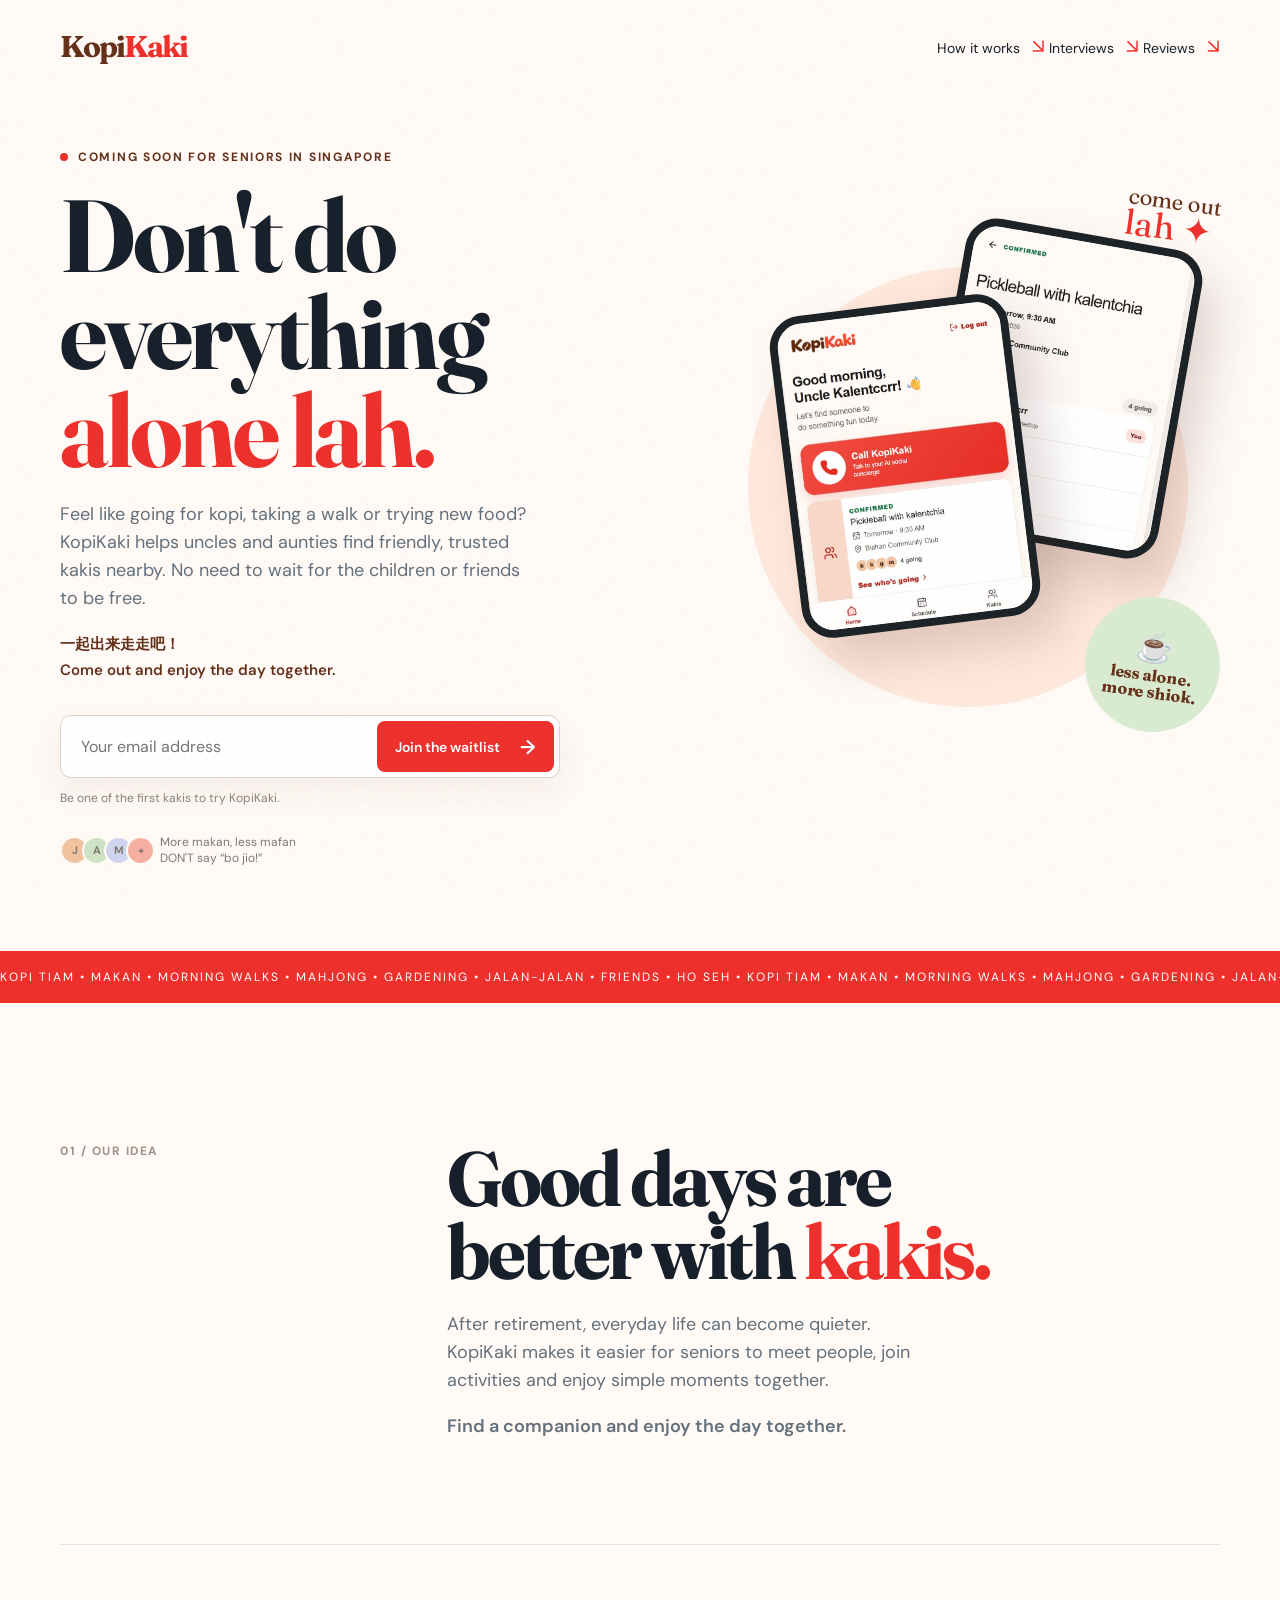
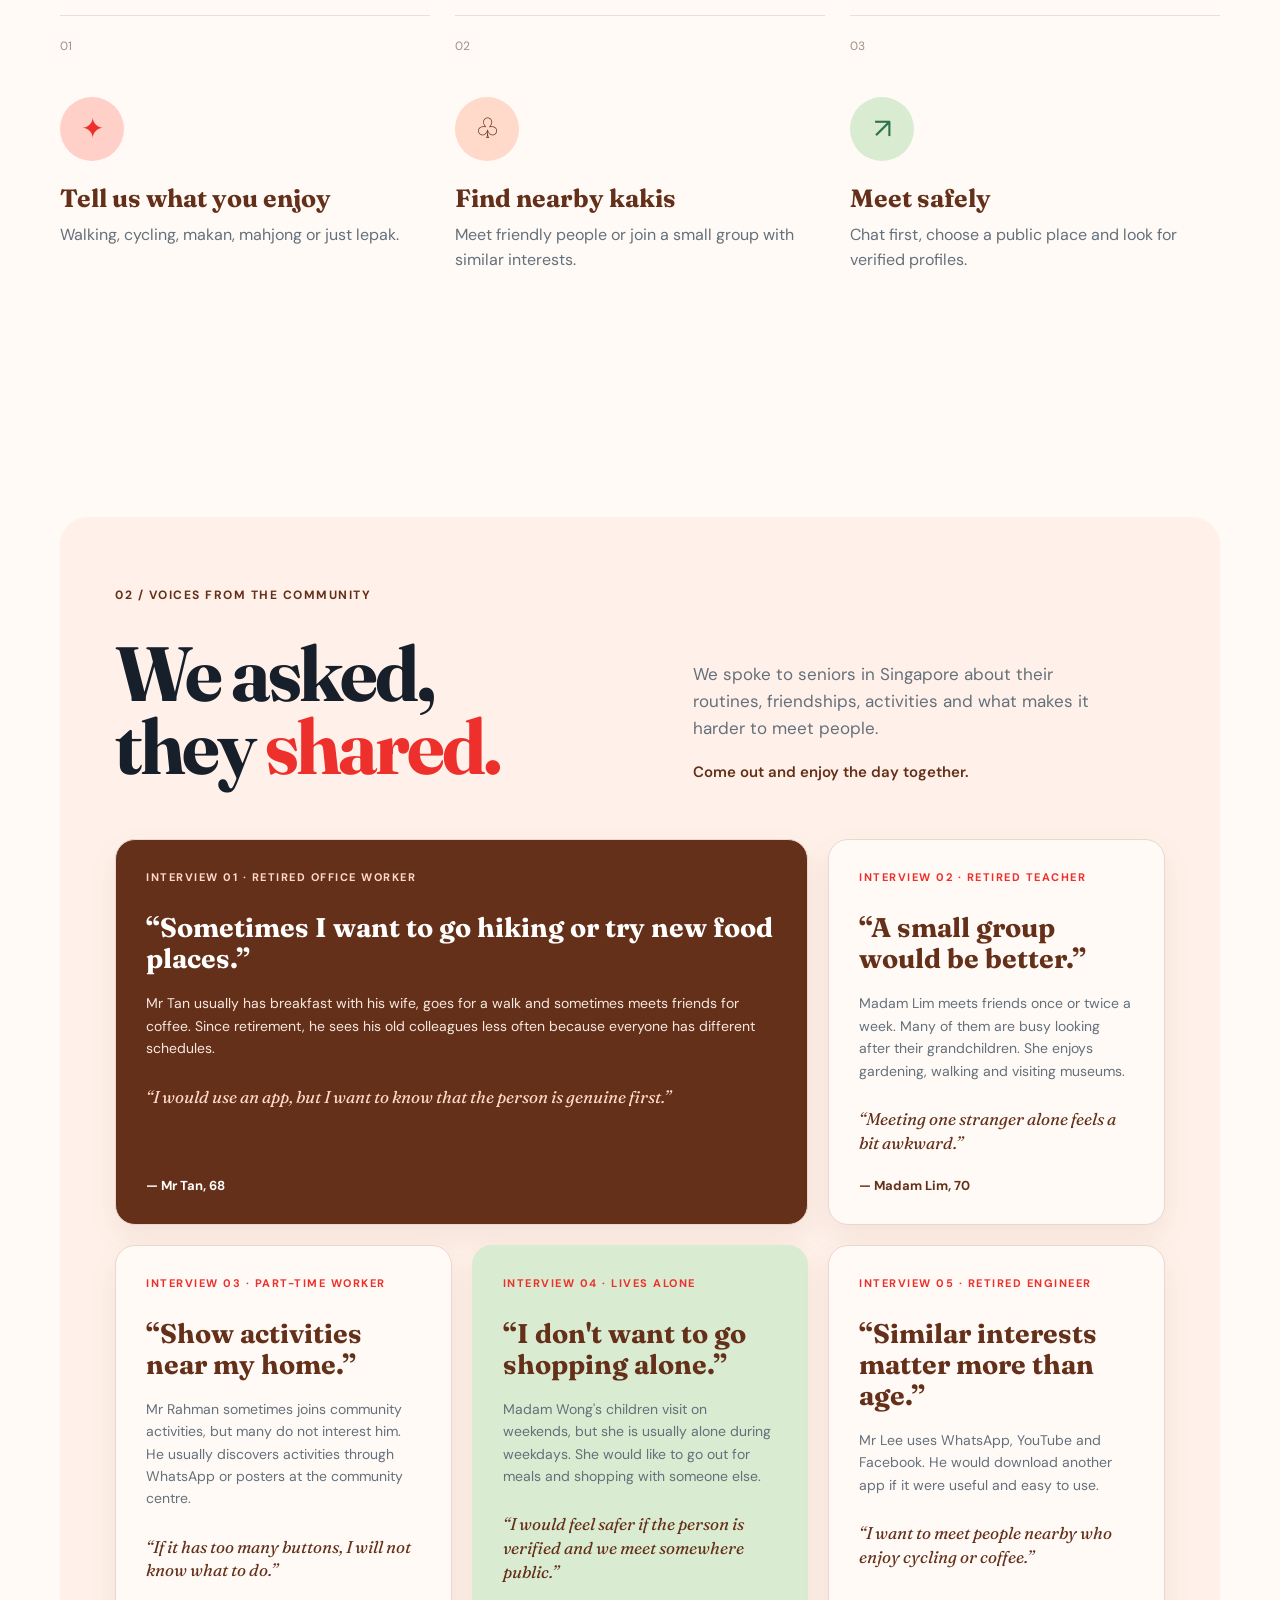
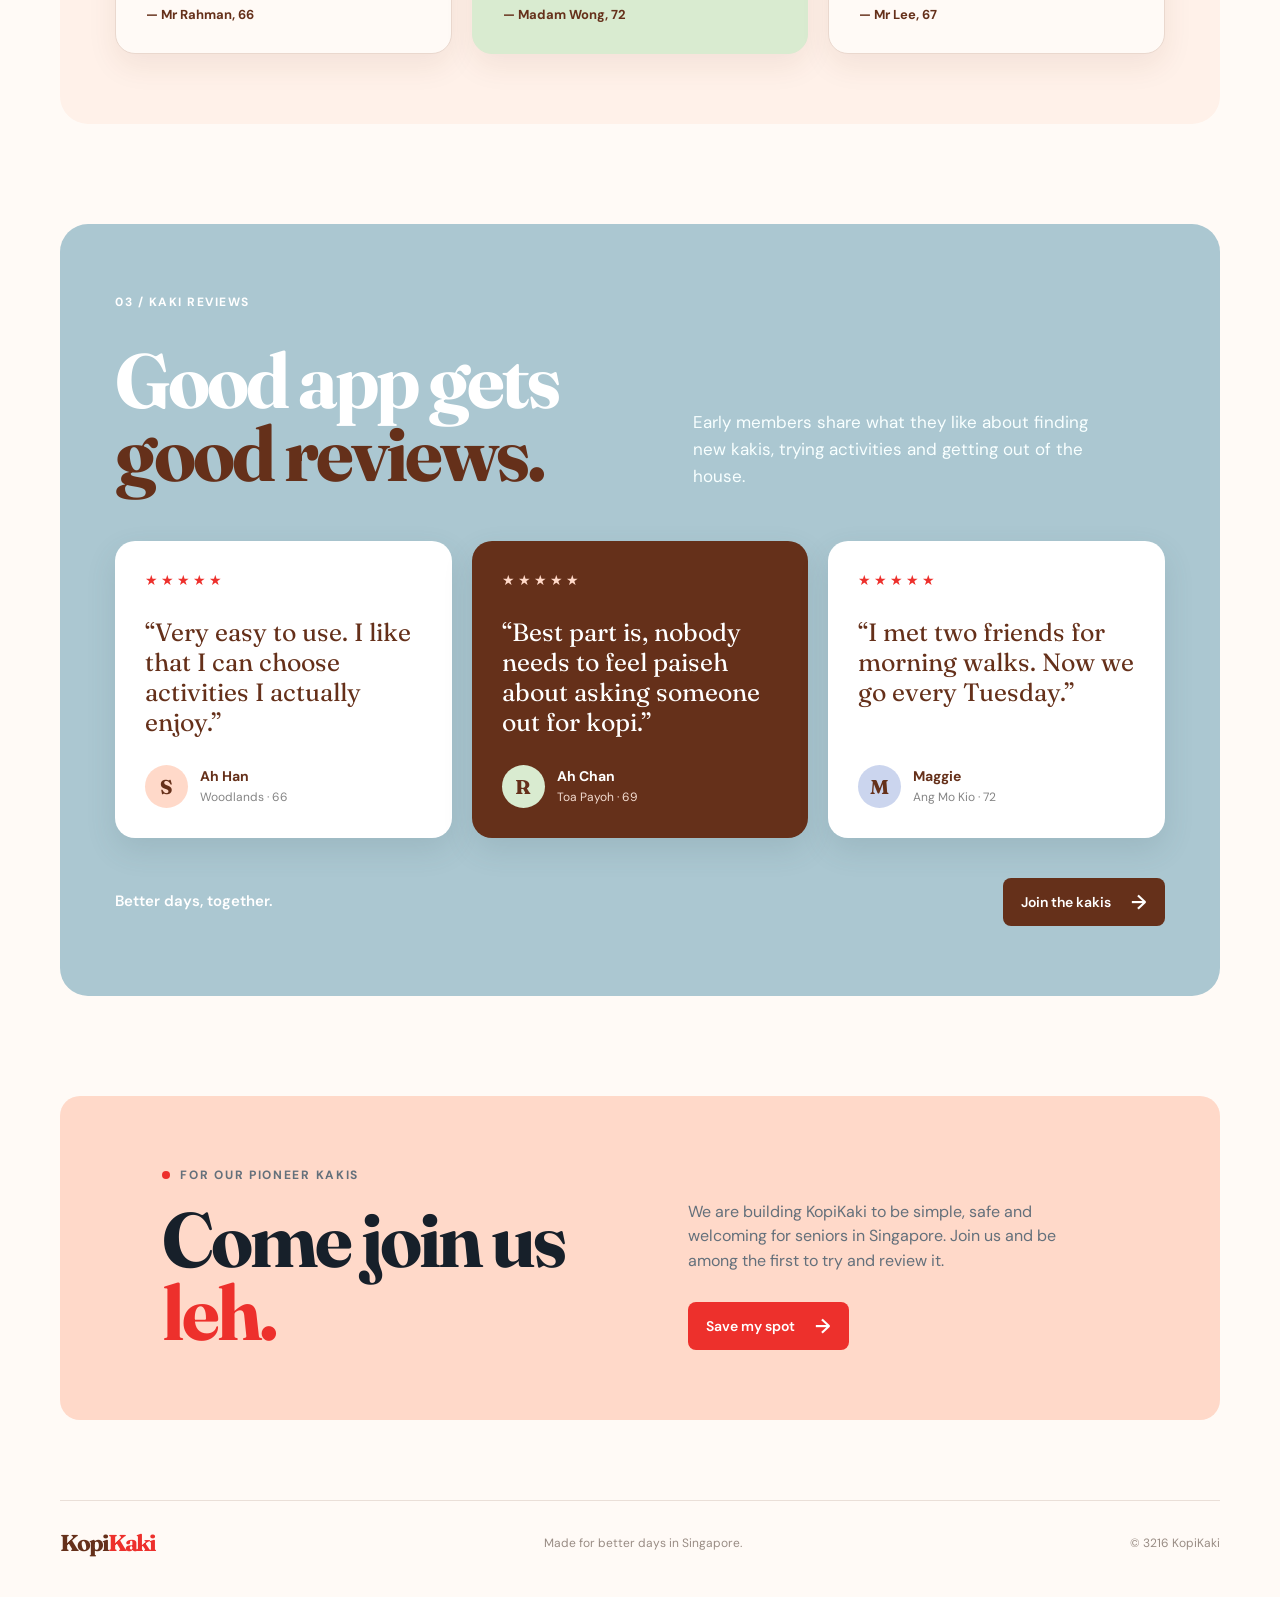
<file: index.html>
<!doctype html>
<html lang="en">
<head>
  <meta charset="UTF-8" />
  <meta name="viewport" content="width=device-width, initial-scale=1.0" />

  <meta
    name="description"
    content="KopiKaki helps seniors in Singapore find trusted companions for activities, makan and good conversation."
  />

  <title>KopiKaki — Don't go alone lah</title>

  <link rel="preconnect" href="https://fonts.googleapis.com">
  <link rel="preconnect" href="https://fonts.gstatic.com" crossorigin>

  <link
    href="https://fonts.googleapis.com/css2?family=DM+Sans:wght@400;500;600;700&family=Fraunces:opsz,wght@9..144,600;9..144,700&display=swap"
    rel="stylesheet"
  >

  <link rel="stylesheet" href="src/landingPage/styles.css" />
</head>

<body>
  <div class="grain"></div>

  <nav class="nav shell">
    <a class="brand" href="#top" aria-label="KopiKaki home">
      <span>Kopi</span><b>Kaki</b>
    </a>

    <div class="nav-links">
      <a class="nav-link" href="#how-it-works">
        How it works <span>↘</span>
      </a>

      <a class="nav-link" href="#interviews">
        Interviews <span>↘</span>
      </a>

      <a class="nav-link" href="#reviews">
        Reviews <span>↘</span>
      </a>
    </div>
  </nav>

  <main id="top">

    <!-- HERO -->
    <section class="hero shell">
      <div class="hero-copy">
        <p class="eyebrow">
          <i></i>
          Coming soon for seniors in Singapore
        </p>

        <h1>
          Don't do<br>
          everything<br>
          <em>alone lah.</em>
        </h1>

        <p class="lede">
          Feel like going for kopi, taking a walk or trying new food?
          KopiKaki helps uncles and aunties find friendly, trusted kakis nearby.
          No need to wait for the children or friends to be free.
        </p>

        <p class="chinese-line">
          一起出来走走吧！<br>
          Come out and enjoy the day together.
        </p>

        <form class="waitlist-form" id="waitlist-form">
          <label class="sr-only" for="email">
            Your email address
          </label>

          <input
            id="email"
            name="email"
            type="email"
            placeholder="Your email address"
            required
          />

          <button type="submit">
            Join the waitlist <span>→</span>
          </button>
        </form>

        <p class="form-note" id="form-note">
          Be one of the first kakis to try KopiKaki.
        </p>

        <div class="social-proof">
          <div class="faces">
            <span>J</span>
            <span>A</span>
            <span>M</span>
            <span>+</span>
          </div>

          <span>
            More makan, less mafan<br>
            DON'T say “bo jio!”
          </span>
        </div>
      </div>

      <div class="hero-art" aria-label="KopiKaki app preview">
        <div class="sun"></div>

        <div class="scribble">
          come out<br>
          <span>lah ✦</span>
        </div>

        <div class="phone phone-back">
          <img
            src="src/landingPage/images/activities.jpg"
            alt="KopiKaki activity screen showing group activities"
          />
        </div>

        <div class="phone phone-front">
          <img
            src="src/landingPage/images/main.jpg"
            alt="KopiKaki home screen"
          />
        </div>

        <div class="sticker">
          <span>☕</span>
          <strong>
            less alone.<br>
            more shiok.
          </strong>
        </div>
      </div>
    </section>

    <!-- MARQUEE -->
    <section class="marquee">
      <div>
        kopi tiam • makan • morning walks • mahjong • gardening •
        jalan-jalan • friends • ho seh • kopi tiam • makan • morning walks •
        mahjong • gardening • jalan-jalan • friends • ho seh •
      </div>
    </section>

    <!-- IDEA -->
    <section class="intro shell" id="how-it-works">
      <div class="section-tag">
        01 / Our idea
      </div>

      <div>
        <h2>
          Good days are<br>
          better with <em>kakis.</em>
        </h2>

        <p>
          After retirement, everyday life can become quieter.
          KopiKaki makes it easier for seniors to meet people,
          join activities and enjoy simple moments together.
        </p>

        <p class="chinese-copy">
          Find a companion and enjoy the day together.
        </p>
      </div>
    </section>

    <!-- HOW IT WORKS -->
    <section class="steps shell">
      <article>
        <span class="step-no">01</span>

        <div class="step-icon coral">✦</div>

        <h3>
          Tell us what you enjoy
        </h3>

        <p>
          Walking, cycling, makan, mahjong or just lepak.
        </p>
      </article>

      <article>
        <span class="step-no">02</span>

        <div class="step-icon peach">♧</div>

        <h3>
          Find nearby kakis
        </h3>

        <p>
          Meet friendly people or join a small group with similar interests.
        </p>
      </article>

      <article>
        <span class="step-no">03</span>

        <div class="step-icon mint">↗</div>

        <h3>
          Meet safely
        </h3>

        <p>
          Chat first, choose a public place and look for verified profiles.
        </p>
      </article>
    </section>

    <!-- INTERVIEWS -->
    <section class="interviews shell" id="interviews">
      <div class="section-tag">
        02 / Voices from the community
      </div>

      <div class="interview-heading">
        <div>
          <h2>
            We asked,<br>
            they <em>shared.</em>
          </h2>
        </div>

        <div>
          <p>
            We spoke to seniors in Singapore about their routines,
            friendships, activities and what makes it harder to meet people.
          </p>

          <p class="chinese-copy">
            Come out and enjoy the day together.
          </p>
        </div>
      </div>

      <div class="interview-grid">

        <!-- Interview 1 -->
        <article class="interview-card interview-featured">
          <div class="interview-content">
            <span class="interview-label">
              Interview 01 · Retired office worker
            </span>

            <h3>
              “Sometimes I want to go hiking
              or try new food places.”
            </h3>

            <p>
              Mr Tan usually has breakfast with his wife, goes for a walk
              and sometimes meets friends for coffee. Since retirement,
              he sees his old colleagues less often because everyone has
              different schedules.
            </p>

            <p class="interview-quote">
              “I would use an app, but I want to know
              that the person is genuine first.”
            </p>

            <strong>
              — Mr Tan, 68
            </strong>

          </div>
        </article>

        <!-- Interview 2 -->
        <article class="interview-card">
          <div class="interview-content">
            <span class="interview-label">
              Interview 02 · Retired teacher
            </span>

            <h3>
              “A small group would be better.”
            </h3>

            <p>
              Madam Lim meets friends once or twice a week.
              Many of them are busy looking after their grandchildren.
              She enjoys gardening, walking and visiting museums.
            </p>

            <p class="interview-quote">
              “Meeting one stranger alone feels
              a bit awkward.”
            </p>

            <strong>
              — Madam Lim, 70
            </strong>

          </div>
        </article>

        <!-- Interview 3 -->
        <article class="interview-card">
          <div class="interview-content">
            <span class="interview-label">
              Interview 03 · Part-time worker
            </span>

            <h3>
              “Show activities near my home.”
            </h3>

            <p>
              Mr Rahman sometimes joins community activities,
              but many do not interest him. He usually discovers
              activities through WhatsApp or posters at the community centre.
            </p>

            <p class="interview-quote">
              “If it has too many buttons,
              I will not know what to do.”
            </p>

            <strong>
              — Mr Rahman, 66
            </strong>

          </div>
        </article>

        <!-- Interview 4 -->
        <article class="interview-card accent-card">
          <div class="interview-content">
            <span class="interview-label">
              Interview 04 · Lives alone
            </span>

            <h3>
              “I don't want to go shopping alone.”
            </h3>

            <p>
              Madam Wong's children visit on weekends,
              but she is usually alone during weekdays.
              She would like to go out for meals and shopping
              with someone else.
            </p>

            <p class="interview-quote">
              “I would feel safer if the person is verified
              and we meet somewhere public.”
            </p>

            <strong>
              — Madam Wong, 72
            </strong>

          </div>
        </article>

        <!-- Interview 5 -->
        <article class="interview-card">
          <div class="interview-content">
            <span class="interview-label">
              Interview 05 · Retired engineer
            </span>

            <h3>
              “Similar interests matter more than age.”
            </h3>

            <p>
              Mr Lee uses WhatsApp, YouTube and Facebook.
              He would download another app if it were useful
              and easy to use.
            </p>

            <p class="interview-quote">
              “I want to meet people nearby who enjoy
              cycling or coffee.”
            </p>

            <strong>
              — Mr Lee, 67
            </strong>

          </div>
        </article>
      </div>
    </section>


    <!-- REVIEWS -->
    <section class="reviews shell" id="reviews">
      <div class="section-tag">
        03 / Kaki reviews
      </div>

      <div class="reviews-heading">
        <div>
          <h2>
            Good app
            gets <em>good reviews.</em>
          </h2>
        </div>

        <p>
          Early members share what they like about
          finding new kakis, trying activities and getting out
          of the house.
        </p>
      </div>

      <div class="review-grid">

        <article class="review-card">
          <div class="review-stars">
            ★★★★★
          </div>

          <blockquote>
            “Very easy to use. I like that I can choose
            activities I actually enjoy.”
          </blockquote>

          <div class="review-person">
            <span class="review-avatar">
              S
            </span>

            <div>
              <strong>Ah Han</strong>
              <small>Woodlands · 66</small>
            </div>
          </div>
        </article>

        <article class="review-card featured-review">
          <div class="review-stars">
            ★★★★★
          </div>

          <blockquote>
            “Best part is, nobody needs to feel paiseh
            about asking someone out for kopi.”
          </blockquote>

          <div class="review-person">
            <span class="review-avatar">
              R
            </span>

            <div>
              <strong>Ah Chan</strong>
              <small>Toa Payoh · 69</small>
            </div>
          </div>
        </article>

        <article class="review-card">
          <div class="review-stars">
            ★★★★★
          </div>

          <blockquote>
            “I met two friends for morning walks.
            Now we go every Tuesday.”
          </blockquote>

          <div class="review-person">
            <span class="review-avatar">
              M
            </span>

            <div>
              <strong>Maggie</strong>
              <small>Ang Mo Kio · 72</small>
            </div>
          </div>
        </article>

      </div>

      <div class="review-bottom">
        <p class="chinese-copy">
          Better days, together.
        </p>

        <a class="button" href="#top">
          Join the kakis <span>→</span>
        </a>
      </div>
    </section>

    <!-- FINAL CTA -->
    <section class="final-cta shell">
      <div>
        <p class="eyebrow">
          <i></i>
          For our pioneer kakis
        </p>

        <h2>
          Come join us<br>
          <em>leh.</em>
        </h2>
      </div>

      <div>
        <p>
          We are building KopiKaki to be simple, safe and welcoming
          for seniors in Singapore. Join us and be among the
          first to try and review it.
        </p>

        <a class="button" href="#top">
          Save my spot <span>→</span>
        </a>
      </div>
    </section>

  </main>

  <footer class="shell footer">
    <a class="brand" href="#top">
      <span>Kopi</span><b>Kaki</b>
    </a>

    <span>
      Made for better days in Singapore.
    </span>

    <span>
      © 3216 KopiKaki
    </span>
  </footer>

  <script src="src/landingPage/script.js"></script>
</body>
</html>
</file>
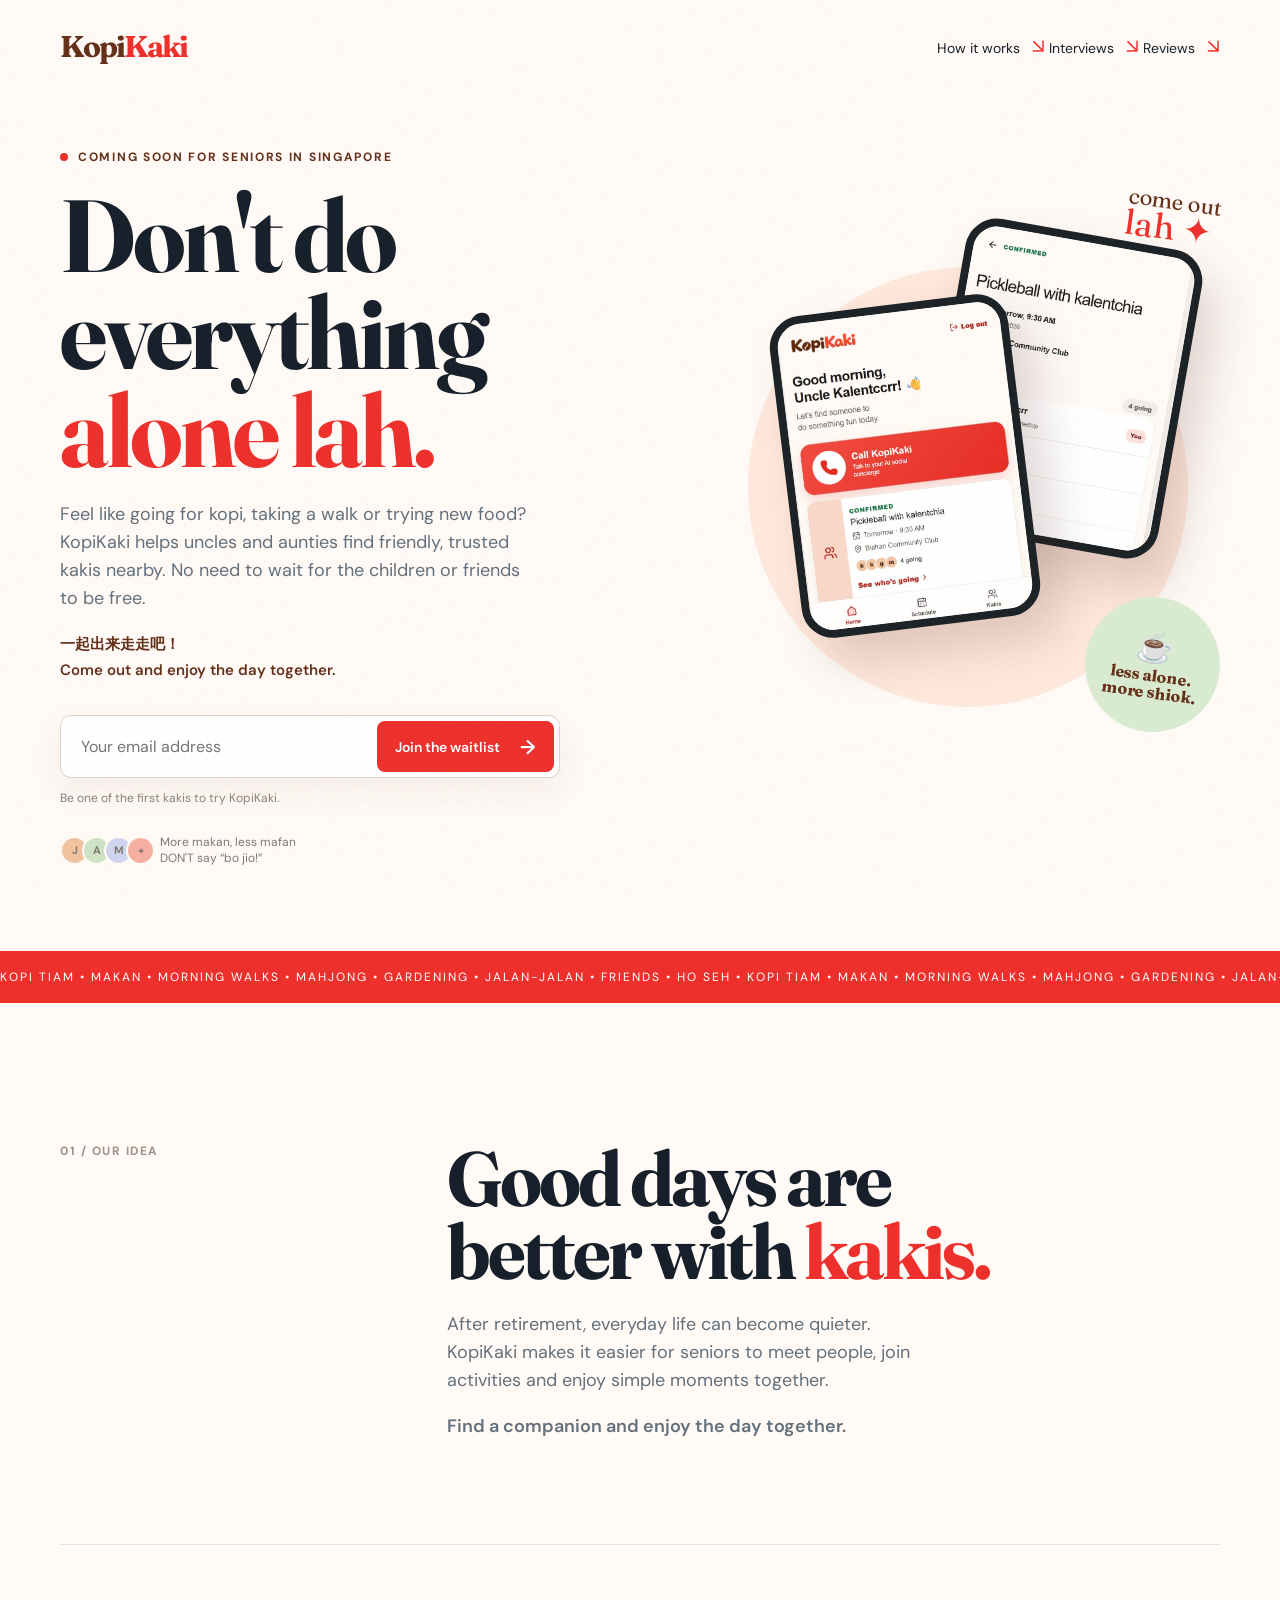
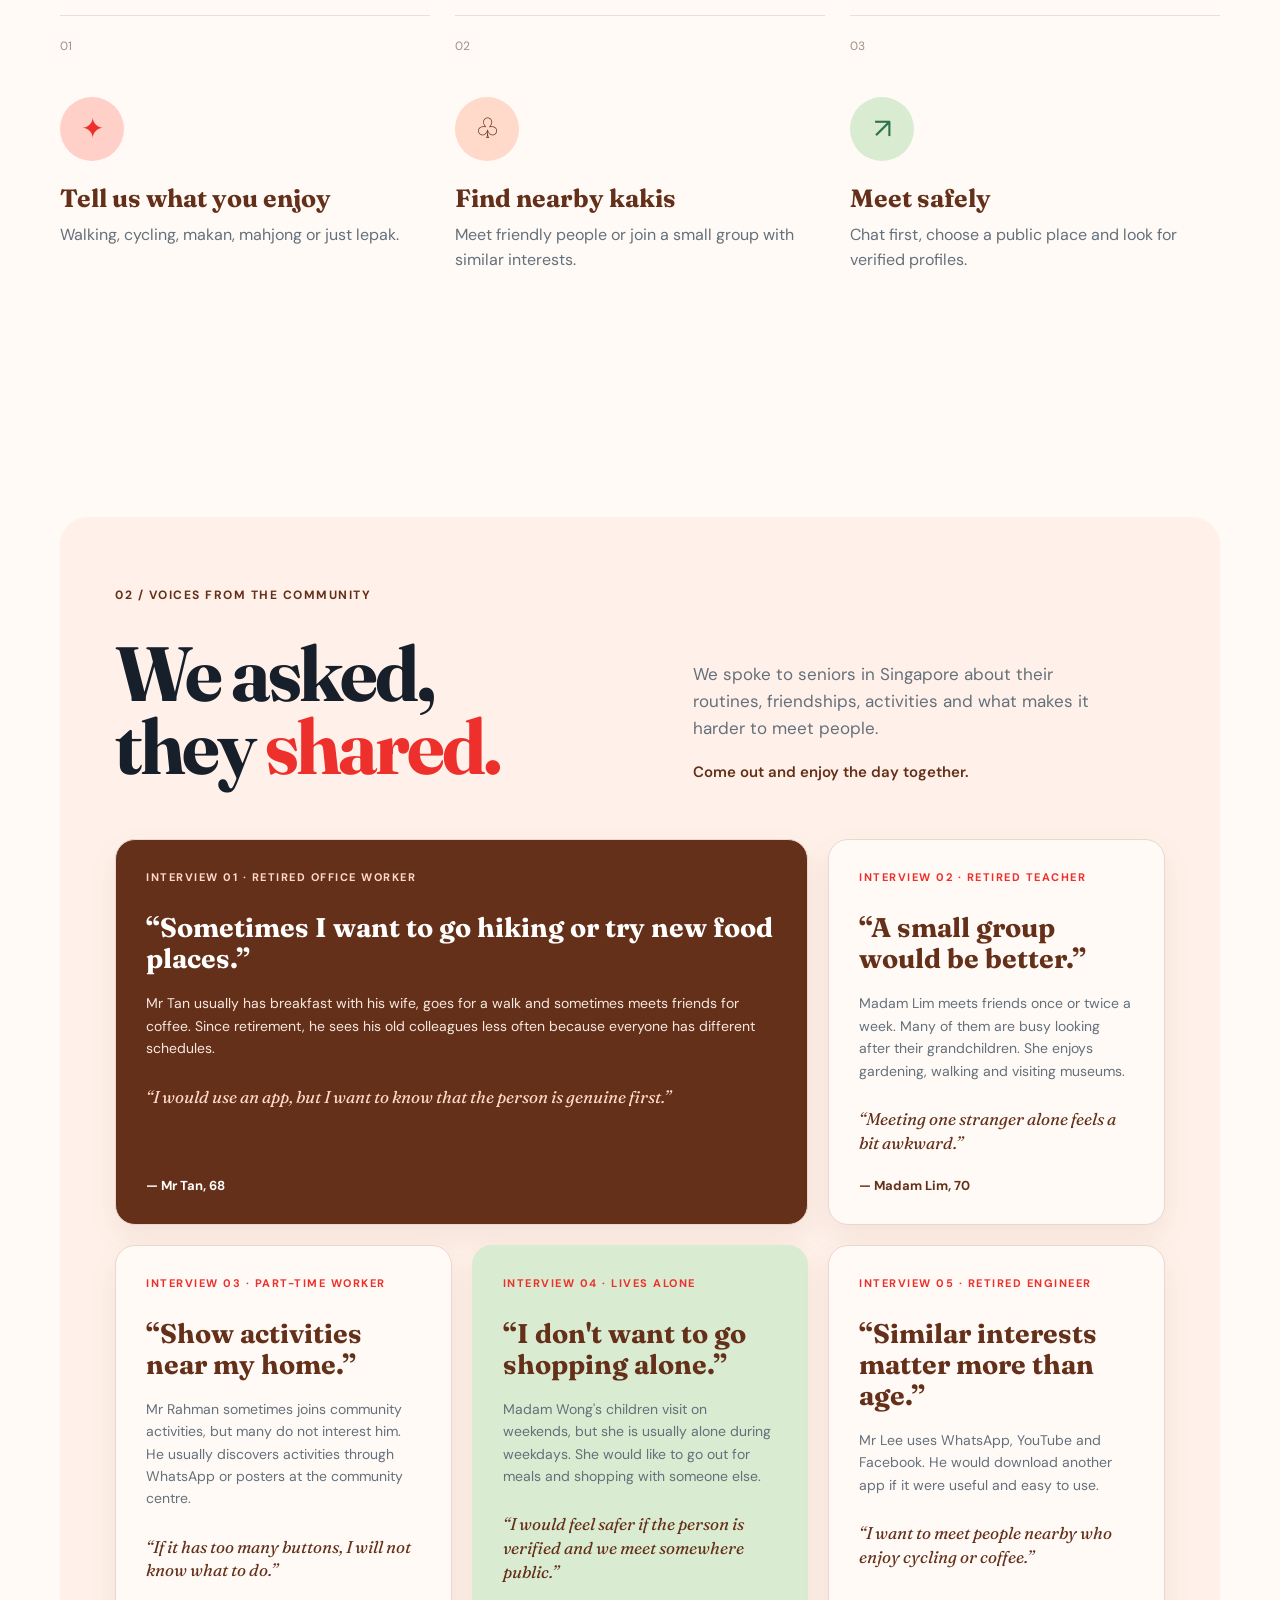
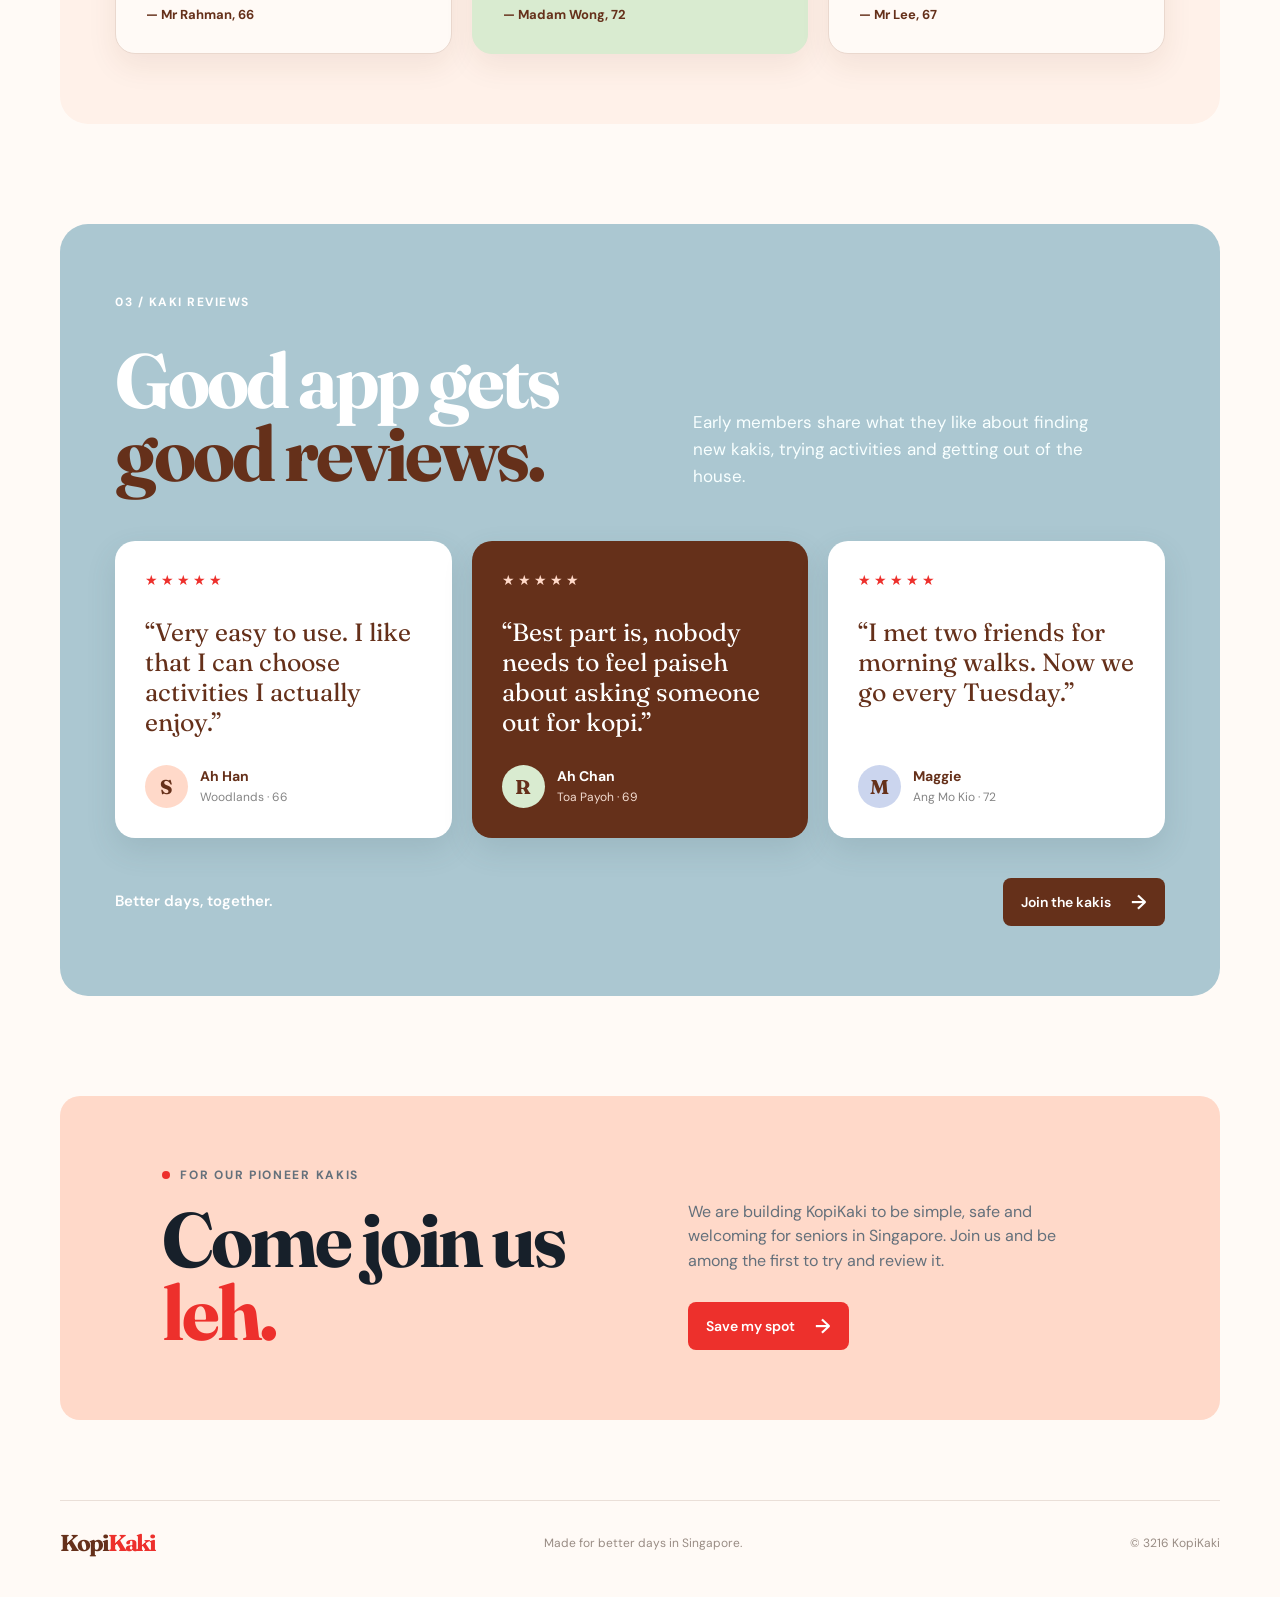
<file: src/landingPage/index.html>
<!doctype html>
<html lang="en">
<head>
  <meta charset="UTF-8" />
  <meta name="viewport" content="width=device-width, initial-scale=1.0" />

  <meta
    name="description"
    content="KopiKaki helps seniors in Singapore find trusted companions for activities, makan and good conversation."
  />

  <title>KopiKaki — Don't go alone lah</title>

  <link rel="preconnect" href="https://fonts.googleapis.com">
  <link rel="preconnect" href="https://fonts.gstatic.com" crossorigin>

  <link
    href="https://fonts.googleapis.com/css2?family=DM+Sans:wght@400;500;600;700&family=Fraunces:opsz,wght@9..144,600;9..144,700&display=swap"
    rel="stylesheet"
  >

  <link rel="stylesheet" href="styles.css" />
</head>

<body>
  <div class="grain"></div>

  <nav class="nav shell">
    <a class="brand" href="#top" aria-label="KopiKaki home">
      <span>Kopi</span><b>Kaki</b>
    </a>

    <div class="nav-links">
      <a class="nav-link" href="#how-it-works">
        How it works <span>↘</span>
      </a>

      <a class="nav-link" href="#interviews">
        Interviews <span>↘</span>
      </a>

      <a class="nav-link" href="#reviews">
        Reviews <span>↘</span>
      </a>
    </div>
  </nav>

  <main id="top">

    <!-- HERO -->
    <section class="hero shell">
      <div class="hero-copy">
        <p class="eyebrow">
          <i></i>
          Coming soon for seniors in Singapore
        </p>

        <h1>
          Don't do<br>
          everything<br>
          <em>alone lah.</em>
        </h1>

        <p class="lede">
          Feel like going for kopi, taking a walk or trying new food?
          KopiKaki helps uncles and aunties find friendly, trusted kakis nearby.
          No need to wait for the children or friends to be free.
        </p>

        <p class="chinese-line">
          一起出来走走吧！<br>
          Come out and enjoy the day together.
        </p>

        <form class="waitlist-form" id="waitlist-form">
          <label class="sr-only" for="email">
            Your email address
          </label>

          <input
            id="email"
            name="email"
            type="email"
            placeholder="Your email address"
            required
          />

          <button type="submit">
            Join the waitlist <span>→</span>
          </button>
        </form>

        <p class="form-note" id="form-note">
          Be one of the first kakis to try KopiKaki.
        </p>

        <div class="social-proof">
          <div class="faces">
            <span>J</span>
            <span>A</span>
            <span>M</span>
            <span>+</span>
          </div>

          <span>
            More makan, less mafan<br>
            DON'T say “bo jio!”
          </span>
        </div>
      </div>

      <div class="hero-art" aria-label="KopiKaki app preview">
        <div class="sun"></div>

        <div class="scribble">
          come out<br>
          <span>lah ✦</span>
        </div>

        <div class="phone phone-back">
          <img
            src="images/activities.jpg"
            alt="KopiKaki activity screen showing group activities"
          />
        </div>

        <div class="phone phone-front">
          <img
            src="images/main.jpg"
            alt="KopiKaki home screen"
          />
        </div>

        <div class="sticker">
          <span>☕</span>
          <strong>
            less alone.<br>
            more shiok.
          </strong>
        </div>
      </div>
    </section>

    <!-- MARQUEE -->
    <section class="marquee">
      <div>
        kopi tiam • makan • morning walks • mahjong • gardening •
        jalan-jalan • friends • ho seh • kopi tiam • makan • morning walks •
        mahjong • gardening • jalan-jalan • friends • ho seh •
      </div>
    </section>

    <!-- IDEA -->
    <section class="intro shell" id="how-it-works">
      <div class="section-tag">
        01 / Our idea
      </div>

      <div>
        <h2>
          Good days are<br>
          better with <em>kakis.</em>
        </h2>

        <p>
          After retirement, everyday life can become quieter.
          KopiKaki makes it easier for seniors to meet people,
          join activities and enjoy simple moments together.
        </p>

        <p class="chinese-copy">
          Find a companion and enjoy the day together.
        </p>
      </div>
    </section>

    <!-- HOW IT WORKS -->
    <section class="steps shell">
      <article>
        <span class="step-no">01</span>

        <div class="step-icon coral">✦</div>

        <h3>
          Tell us what you enjoy
        </h3>

        <p>
          Walking, cycling, makan, mahjong or just lepak.
        </p>
      </article>

      <article>
        <span class="step-no">02</span>

        <div class="step-icon peach">♧</div>

        <h3>
          Find nearby kakis
        </h3>

        <p>
          Meet friendly people or join a small group with similar interests.
        </p>
      </article>

      <article>
        <span class="step-no">03</span>

        <div class="step-icon mint">↗</div>

        <h3>
          Meet safely
        </h3>

        <p>
          Chat first, choose a public place and look for verified profiles.
        </p>
      </article>
    </section>

    <!-- INTERVIEWS -->
    <section class="interviews shell" id="interviews">
      <div class="section-tag">
        02 / Voices from the community
      </div>

      <div class="interview-heading">
        <div>
          <h2>
            We asked,<br>
            they <em>shared.</em>
          </h2>
        </div>

        <div>
          <p>
            We spoke to seniors in Singapore about their routines,
            friendships, activities and what makes it harder to meet people.
          </p>

          <p class="chinese-copy">
            Come out and enjoy the day together.
          </p>
        </div>
      </div>

      <div class="interview-grid">

        <!-- Interview 1 -->
        <article class="interview-card interview-featured">
          <div class="interview-content">
            <span class="interview-label">
              Interview 01 · Retired office worker
            </span>

            <h3>
              “Sometimes I want to go hiking
              or try new food places.”
            </h3>

            <p>
              Mr Tan usually has breakfast with his wife, goes for a walk
              and sometimes meets friends for coffee. Since retirement,
              he sees his old colleagues less often because everyone has
              different schedules.
            </p>

            <p class="interview-quote">
              “I would use an app, but I want to know
              that the person is genuine first.”
            </p>

            <strong>
              — Mr Tan, 68
            </strong>

          </div>
        </article>

        <!-- Interview 2 -->
        <article class="interview-card">
          <div class="interview-content">
            <span class="interview-label">
              Interview 02 · Retired teacher
            </span>

            <h3>
              “A small group would be better.”
            </h3>

            <p>
              Madam Lim meets friends once or twice a week.
              Many of them are busy looking after their grandchildren.
              She enjoys gardening, walking and visiting museums.
            </p>

            <p class="interview-quote">
              “Meeting one stranger alone feels
              a bit awkward.”
            </p>

            <strong>
              — Madam Lim, 70
            </strong>

          </div>
        </article>

        <!-- Interview 3 -->
        <article class="interview-card">
          <div class="interview-content">
            <span class="interview-label">
              Interview 03 · Part-time worker
            </span>

            <h3>
              “Show activities near my home.”
            </h3>

            <p>
              Mr Rahman sometimes joins community activities,
              but many do not interest him. He usually discovers
              activities through WhatsApp or posters at the community centre.
            </p>

            <p class="interview-quote">
              “If it has too many buttons,
              I will not know what to do.”
            </p>

            <strong>
              — Mr Rahman, 66
            </strong>

          </div>
        </article>

        <!-- Interview 4 -->
        <article class="interview-card accent-card">
          <div class="interview-content">
            <span class="interview-label">
              Interview 04 · Lives alone
            </span>

            <h3>
              “I don't want to go shopping alone.”
            </h3>

            <p>
              Madam Wong's children visit on weekends,
              but she is usually alone during weekdays.
              She would like to go out for meals and shopping
              with someone else.
            </p>

            <p class="interview-quote">
              “I would feel safer if the person is verified
              and we meet somewhere public.”
            </p>

            <strong>
              — Madam Wong, 72
            </strong>

          </div>
        </article>

        <!-- Interview 5 -->
        <article class="interview-card">
          <div class="interview-content">
            <span class="interview-label">
              Interview 05 · Retired engineer
            </span>

            <h3>
              “Similar interests matter more than age.”
            </h3>

            <p>
              Mr Lee uses WhatsApp, YouTube and Facebook.
              He would download another app if it were useful
              and easy to use.
            </p>

            <p class="interview-quote">
              “I want to meet people nearby who enjoy
              cycling or coffee.”
            </p>

            <strong>
              — Mr Lee, 67
            </strong>

          </div>
        </article>
      </div>
    </section>


    <!-- REVIEWS -->
    <section class="reviews shell" id="reviews">
      <div class="section-tag">
        03 / Kaki reviews
      </div>

      <div class="reviews-heading">
        <div>
          <h2>
            Good app
            gets <em>good reviews.</em>
          </h2>
        </div>

        <p>
          Early members share what they like about
          finding new kakis, trying activities and getting out
          of the house.
        </p>
      </div>

      <div class="review-grid">

        <article class="review-card">
          <div class="review-stars">
            ★★★★★
          </div>

          <blockquote>
            “Very easy to use. I like that I can choose
            activities I actually enjoy.”
          </blockquote>

          <div class="review-person">
            <span class="review-avatar">
              S
            </span>

            <div>
              <strong>Ah Han</strong>
              <small>Woodlands · 66</small>
            </div>
          </div>
        </article>

        <article class="review-card featured-review">
          <div class="review-stars">
            ★★★★★
          </div>

          <blockquote>
            “Best part is, nobody needs to feel paiseh
            about asking someone out for kopi.”
          </blockquote>

          <div class="review-person">
            <span class="review-avatar">
              R
            </span>

            <div>
              <strong>Ah Chan</strong>
              <small>Toa Payoh · 69</small>
            </div>
          </div>
        </article>

        <article class="review-card">
          <div class="review-stars">
            ★★★★★
          </div>

          <blockquote>
            “I met two friends for morning walks.
            Now we go every Tuesday.”
          </blockquote>

          <div class="review-person">
            <span class="review-avatar">
              M
            </span>

            <div>
              <strong>Maggie</strong>
              <small>Ang Mo Kio · 72</small>
            </div>
          </div>
        </article>

      </div>

      <div class="review-bottom">
        <p class="chinese-copy">
          Better days, together.
        </p>

        <a class="button" href="#top">
          Join the kakis <span>→</span>
        </a>
      </div>
    </section>

    <!-- FINAL CTA -->
    <section class="final-cta shell">
      <div>
        <p class="eyebrow">
          <i></i>
          For our pioneer kakis
        </p>

        <h2>
          Come join us<br>
          <em>leh.</em>
        </h2>
      </div>

      <div>
        <p>
          We are building KopiKaki to be simple, safe and welcoming
          for seniors in Singapore. Join us and be among the
          first to try and review it.
        </p>

        <a class="button" href="#top">
          Save my spot <span>→</span>
        </a>
      </div>
    </section>

  </main>

  <footer class="shell footer">
    <a class="brand" href="#top">
      <span>Kopi</span><b>Kaki</b>
    </a>

    <span>
      Made for better days in Singapore.
    </span>

    <span>
      © 3216 KopiKaki
    </span>
  </footer>

  <script src="script.js"></script>
</body>
</html>
</file>
<file: src/landingPage/styles.css>
:root {
  --cream: #fffaf6;
  --ink: #17202a;
  --brown: #65301a;
  --red: #ed302c;
  --peach: #ffd9c9;
  --mint: #d9ebd0;
  --line: #eadfd8;
}

* {
  box-sizing: border-box;
}

html {
  scroll-behavior: smooth;
}

body {
  margin: 0;
  background: var(--cream);
  color: var(--ink);
  font-family: "DM Sans", sans-serif;
  overflow-x: hidden;
}

.grain {
  position: fixed;
  inset: 0;
  pointer-events: none;
  opacity: 0.035;
  z-index: 10;
  background-image: url("data:image/svg+xml,%3Csvg viewBox='0 0 180 180' xmlns='http://www.w3.org/2000/svg'%3E%3Cfilter id='n'%3E%3CfeTurbulence type='fractalNoise' baseFrequency='.9' numOctaves='4' stitchTiles='stitch'/%3E%3C/filter%3E%3Crect width='100%25' height='100%25' filter='url(%23n)' opacity='.6'/%3E%3C/svg%3E");
}

.shell {
  width: min(1160px, calc(100% - 64px));
  margin: auto;
}

.nav {
  height: 92px;
  display: flex;
  align-items: center;
  justify-content: space-between;
}

.brand {
  color: var(--brown);
  font-family: Fraunces, serif;
  font-size: 30px;
  font-weight: 700;
  letter-spacing: -2px;
  text-decoration: none;
}

.brand b {
  color: var(--red);
}

.nav-link {
  color: var(--ink);
  font-size: 14px;
  text-decoration: none;
}

.nav-link span {
  color: var(--red);
  font-size: 20px;
  margin-left: 8px;
}

.hero {
  min-height: 690px;
  display: grid;
  grid-template-columns: 1fr 1fr;
  align-items: center;
  padding: 45px 0 85px;
}

.eyebrow {
  display: flex;
  align-items: center;
  gap: 10px;
  color: var(--brown);
  font-size: 12px;
  font-weight: 700;
  letter-spacing: 1.7px;
  text-transform: uppercase;
}

.eyebrow i {
  width: 8px;
  height: 8px;
  display: block;
  background: var(--red);
  border-radius: 50%;
}

h1,
h2 {
  margin: 22px 0;
  font-family: Fraunces, serif;
  letter-spacing: -3px;
  line-height: 0.95;
}

h1 {
  font-size: clamp(64px, 8vw, 112px);
}

h2 {
  font-size: clamp(48px, 6vw, 78px);
}

em {
  color: var(--red);
  font-style: normal;
}

.lede {
  max-width: 470px;
  color: #64707b;
  font-size: 18px;
  line-height: 1.55;
}

.waitlist-form {
  max-width: 500px;
  display: flex;
  margin-top: 32px;
  padding: 5px;
  background: #fff;
  border: 1px solid #ded3cc;
  border-radius: 11px;
  box-shadow: 0 12px 30px #6d3b1a12;
}

.waitlist-form input {
  min-width: 0;
  flex: 1;
  padding: 15px;
  border: 0;
  outline: 0;
  background: transparent;
  font: inherit;
}

.waitlist-form button,
.button {
  display: inline-flex;
  align-items: center;
  gap: 20px;
  padding: 15px 18px;
  border: 0;
  border-radius: 8px;
  background: var(--red);
  color: #fff;
  cursor: pointer;
  font: 600 14px "DM Sans";
  text-decoration: none;
}

.waitlist-form button span,
.button span {
  font-size: 20px;
  line-height: 10px;
}

.form-note {
  margin: 12px 0 28px;
  color: #8b817a;
  font-size: 12px;
}

.social-proof {
  display: flex;
  align-items: center;
  gap: 12px;
  color: #817871;
  font-size: 12px;
}

.faces {
  display: flex;
}

.faces span {
  width: 29px;
  height: 29px;
  display: grid;
  place-items: center;
  margin-right: -7px;
  border: 2px solid var(--cream);
  border-radius: 50%;
  font-size: 11px;
  font-weight: 700;
}

.faces span:nth-child(1) {
  background: #f1c39e;
}

.faces span:nth-child(2) {
  background: #cfe3c5;
}

.faces span:nth-child(3) {
  background: #cfd5ef;
}

.faces span:nth-child(4) {
  background: #f7b0a0;
}

.hero-art {
  position: relative;
  height: 580px;
}

.sun {
  position: absolute;
  top: 55px;
  right: 32px;
  width: 440px;
  height: 440px;
  border-radius: 50%;
  background: #ffe8dc;
}

.phone {
  position: absolute;
  width: 240px;
  overflow: hidden;
  border: 8px solid #1c2225;
  border-radius: 32px;
  background: #fff;
  box-shadow: 20px 25px 45px #4b241c2c;
}

.phone img {
  display: block;
  width: 100%;
  height: auto;
}

.phone-back {
  top: 20px;
  right: 38px;
  transform: rotate(10deg);
}

.phone-front {
  top: 92px;
  right: 195px;
  z-index: 2;
  transform: rotate(-7deg);
}

.scribble {
  position: absolute;
  top: -20px;
  right: 0;
  z-index: 3;
  color: var(--brown);
  font-family: Fraunces, serif;
  font-size: 22px;
  line-height: 0.9;
  transform: rotate(8deg);
}

.scribble span {
  color: var(--red);
  font-size: 35px;
}

.sticker {
  position: absolute;
  right: 0;
  bottom: 60px;
  z-index: 4;
  width: 135px;
  height: 135px;
  display: grid;
  place-content: center;
  border-radius: 50%;
  background: var(--mint);
  color: var(--brown);
  text-align: center;
  transform: rotate(8deg);
}

.sticker span {
  font-size: 30px;
}

.sticker strong {
  font-family: Fraunces, serif;
  font-size: 16px;
  line-height: 1.05;
}

.marquee {
  overflow: hidden;
  padding: 18px 0;
  background: var(--red);
  color: #fff;
  font-size: 12px;
  letter-spacing: 2px;
  text-transform: uppercase;
  white-space: nowrap;
}

.marquee div {
  animation: scroll 25s linear infinite;
}

@keyframes scroll {
  to {
    transform: translateX(-30%);
  }
}

.intro {
  display: grid;
  grid-template-columns: 1fr 2fr;
  padding: 140px 0 85px;
  border-bottom: 1px solid var(--line);
}

.section-tag {
  color: #a19086;
  font-size: 12px;
  font-weight: 700;
  letter-spacing: 1.5px;
  text-transform: uppercase;
}

.intro h2 {
  margin-top: 0;
}

.intro p {
  max-width: 470px;
  color: #64707b;
  font-size: 18px;
  line-height: 1.55;
}

.steps {
  display: grid;
  grid-template-columns: repeat(3, 1fr);
  gap: 25px;
  padding: 70px 0 145px;
}

.steps article {
  padding-top: 18px;
  border-top: 1px solid var(--line);
}

.step-no {
  color: #a19086;
  font-size: 12px;
}

.step-icon {
  width: 64px;
  height: 64px;
  display: grid;
  place-items: center;
  margin: 42px 0 22px;
  border-radius: 50%;
  font-size: 28px;
}

.coral {
  background: #ffd0c8;
  color: var(--red);
}

.peach {
  background: var(--peach);
  color: var(--brown);
}

.mint {
  background: var(--mint);
  color: #30704e;
}

.steps h3 {
  margin: 0 0 10px;
  color: var(--brown);
  font-family: Fraunces, serif;
  font-size: 25px;
}

.steps p,
.final-cta p {
  margin: 0;
  color: #64707b;
  line-height: 1.55;
}

.final-cta {
  display: grid;
  grid-template-columns: 1fr 1fr;
  gap: 10%;
  margin-bottom: 80px;
  padding: 70px 8%;
  border-radius: 20px;
  background: var(--peach);
}

.final-cta h2 {
  margin: 20px 0 0;
}

.final-cta > div:last-child {
  align-self: end;
}

.final-cta > div:last-child p {
  max-width: 370px;
  margin-bottom: 28px;
}

.footer {
  display: flex;
  align-items: center;
  justify-content: space-between;
  padding: 28px 0 40px;
  border-top: 1px solid var(--line);
  color: #998c84;
  font-size: 12px;
}

.footer .brand {
  font-size: 23px;
}

.sr-only {
  position: absolute;
  width: 1px;
  height: 1px;
  overflow: hidden;
  clip: rect(0, 0, 0, 0);
}

@media (max-width: 760px) {
  .shell {
    width: min(100% - 40px, 520px);
  }

  .nav {
    height: 76px;
  }

  .nav-link {
    font-size: 0;
  }

  .nav-link span {
    font-size: 24px;
  }

  .hero {
    display: block;
    padding: 48px 0 70px;
  }

  .hero-copy {
    position: relative;
    z-index: 3;
  }

  .hero-art {
    height: 500px;
    margin-top: 35px;
  }

  .sun {
    top: 50px;
    right: 10px;
    width: 340px;
    height: 340px;
  }

  .phone {
    width: 190px;
  }

  .phone-back {
    right: 22px;
  }

  .phone-front {
    top: 100px;
    right: 135px;
  }

  .sticker {
    right: 4px;
    bottom: 20px;
    width: 110px;
    height: 110px;
  }

  .intro {
    display: block;
    padding: 85px 0 55px;
  }

  .intro h2 {
    margin-top: 22px;
  }

  .steps {
    grid-template-columns: 1fr;
    gap: 45px;
    padding: 55px 0 85px;
  }

  .step-icon {
    margin-top: 24px;
  }

  .final-cta {
    display: block;
    margin-bottom: 55px;
    padding: 48px 30px;
  }

  .final-cta > div:last-child {
    margin-top: 35px;
  }

  .footer {
    display: grid;
    gap: 15px;
  }

  .waitlist-form {
    display: block;
    padding: 0;
    border: 0;
    background: transparent;
    box-shadow: none;
  }

  .waitlist-form input {
    width: 100%;
    margin-bottom: 9px;
    padding: 16px;
    border: 1px solid #ded3cc;
    border-radius: 8px;
    background: #fff;
  }

  .waitlist-form button {
    width: 100%;
    justify-content: space-between;
  }
}

.chinese-line,
.chinese-copy {
  color: var(--brown);
  font-size: 15px;
  line-height: 1.7;
}

.chinese-line {
  margin: 20px 0 0;
  font-weight: 600;
}

.chinese-copy {
  margin-top: 18px;
  font-weight: 600;
}


/* =========================
   INTERVIEWS SECTION
========================= */

.interviews,
.reviews {
  margin-top: 100px;
  margin-bottom: 100px;
  padding: 70px 55px;
  border-radius: 28px;
}

.interviews {
  background: #fff1e9;
}

.interviews .section-tag,
.reviews .section-tag {
  margin-bottom: 35px;
  color: var(--brown);
}

.interview-heading {
  display: grid;
  grid-template-columns: 1fr 1fr;
  gap: 10%;
  align-items: end;
  margin-bottom: 55px;
}

.interview-heading h2,
.reviews-heading h2 {
  margin: 0;
}

.interview-heading p,
.reviews-heading > p {
  max-width: 430px;
  margin: 0;
  color: #64707b;
  font-size: 17px;
  line-height: 1.6;
}

.interview-heading .chinese-copy {
  margin-top: 18px;
  color: var(--brown);
  font-size: 15px;
  font-weight: 600;
}

.interview-grid {
  display: grid;
  grid-template-columns: 1.25fr 1fr 1fr;
  gap: 20px;
}

.interview-card {
  min-height: 310px;
  padding: 30px;
  border: 1px solid #ead8ce;
  border-radius: 20px;
  background: #fffaf6;
  box-shadow: 0 12px 30px rgba(101, 48, 26, 0.08);
}

.interview-featured {
  background: var(--brown);
  color: #fff;
}

.interview-content {
  height: 100%;
  display: flex;
  flex-direction: column;
}

.interview-label {
  color: var(--red);
  font-size: 11px;
  font-weight: 700;
  letter-spacing: 1.5px;
  text-transform: uppercase;
}

.interview-featured .interview-label {
  color: var(--peach);
}

.interview-card blockquote {
  margin: 30px 0 22px;
  color: var(--brown);
  font-family: Fraunces, serif;
  font-size: 27px;
  line-height: 1.15;
}

.interview-featured blockquote {
  color: #fff;
}

.interview-card p {
  margin: 0 0 25px;
  color: #64707b;
  font-size: 14px;
  line-height: 1.6;
}

.interview-featured p {
  color: #f6e8df;
}

.interview-card strong {
  margin-top: auto;
  color: var(--brown);
  font-size: 13px;
}

.interview-featured strong {
  color: #fff;
}

.accent-card {
  background: var(--mint);
  border-color: var(--mint);
}

.accent-card h3 {
  margin: 30px 0 18px;
  color: var(--brown);
  font-family: Fraunces, serif;
  font-size: 28px;
  line-height: 1.1;
}

.accent-card .quote-mark {
  margin-top: auto;
  color: var(--red);
  font-family: Georgia, serif;
  font-size: 70px;
  line-height: 0.5;
}


/* =========================
   REVIEWS SECTION
========================= */

.reviews {
  background: #abc7d1;
}

.reviews .section-tag {
  color: #fff;
}

.reviews-heading {
  display: grid;
  grid-template-columns: 1fr 1fr;
  gap: 10%;
  align-items: end;
  margin-bottom: 50px;
}

.reviews-heading h2 {
  color: #fff;
}

.reviews-heading h2 em {
  color: var(--brown);
}

.reviews-heading > p {
  color: #f8ffff;
}

.review-grid {
  display: grid;
  grid-template-columns: repeat(3, 1fr);
  gap: 20px;
}

.review-card {
  min-height: 285px;
  display: flex;
  flex-direction: column;
  padding: 30px;
  border-radius: 20px;
  background: #fff;
  box-shadow: 0 12px 30px rgba(65, 91, 100, 0.14);
}

.featured-review {
  background: var(--brown);
}

.review-stars {
  color: var(--red);
  font-size: 14px;
  letter-spacing: 3px;
}

.featured-review .review-stars {
  color: var(--peach);
}

.review-card blockquote {
  margin: 28px 0;
  color: var(--brown);
  font-family: Fraunces, serif;
  font-size: 25px;
  line-height: 1.2;
}

.featured-review blockquote {
  color: #fff;
}

.review-person {
  display: flex;
  align-items: center;
  gap: 12px;
  margin-top: auto;
}

.review-avatar {
  width: 43px;
  height: 43px;
  display: grid;
  place-items: center;
  border-radius: 50%;
  background: var(--peach);
  color: var(--brown);
  font-family: Fraunces, serif;
  font-size: 20px;
  font-weight: 700;
}

.review-card:nth-child(2) .review-avatar {
  background: var(--mint);
}

.review-card:nth-child(3) .review-avatar {
  background: #cbd5ee;
}

.review-person strong,
.review-person small {
  display: block;
}

.review-person strong {
  color: var(--brown);
  font-size: 14px;
}

.featured-review .review-person strong {
  color: #fff;
}

.review-person small {
  margin-top: 4px;
  color: #858585;
  font-size: 12px;
}

.featured-review .review-person small {
  color: #f4ddd2;
}

.review-bottom {
  display: flex;
  align-items: center;
  justify-content: space-between;
  gap: 30px;
  margin-top: 40px;
}

.review-bottom .chinese-copy {
  margin: 0;
  color: #fff;
  font-size: 15px;
  font-weight: 600;
  line-height: 1.7;
}

.review-bottom .button {
  background: var(--brown);
}


/* =========================
   MOBILE
========================= */

@media (max-width: 900px) {
  .interviews,
  .reviews {
    padding: 55px 28px;
  }

  .interview-heading,
  .reviews-heading {
    grid-template-columns: 1fr;
    gap: 25px;
  }

  .interview-grid {
    grid-template-columns: 1fr 1fr;
  }

  .interview-featured {
    grid-column: span 2;
  }

  .review-grid {
    grid-template-columns: 1fr;
  }
}

@media (max-width: 600px) {
  .interviews,
  .reviews {
    width: calc(100% - 20px);
    margin-top: 65px;
    margin-bottom: 65px;
    padding: 45px 18px;
    border-radius: 20px;
  }

  .interview-grid {
    grid-template-columns: 1fr;
  }

  .interview-featured {
    grid-column: auto;
  }

  .interview-card,
  .review-card {
    min-height: auto;
    padding: 26px;
  }

  .interview-card blockquote,
  .review-card blockquote {
    font-size: 23px;
  }

  .review-bottom {
    align-items: flex-start;
    flex-direction: column;
  }

  .review-bottom .button {
    width: 100%;
    justify-content: space-between;
  }
}

.interview-card h3 {
  margin: 28px 0 18px;
  color: var(--brown);
  font-family: Fraunces, serif;
  font-size: 27px;
  line-height: 1.15;
}

.interview-featured h3 {
  color: #fff;
}

.interview-quote {
  margin: 0 0 22px !important;
  color: var(--brown) !important;
  font-family: Fraunces, serif;
  font-size: 17px !important;
  font-style: italic;
  line-height: 1.4 !important;
}

.interview-featured .interview-quote {
  color: var(--peach) !important;
}

.insight {
  margin-top: 25px;
  padding-top: 16px;
  border-top: 1px solid #eadfd8;
  color: #64707b;
  font-size: 12px;
  line-height: 1.5;
}

.interview-featured .insight {
  border-color: rgba(255, 255, 255, 0.25);
  color: #f6e8df;
}

.insight span {
  display: block;
  margin-bottom: 5px;
  color: var(--red);
  font-size: 10px;
  font-weight: 700;
  letter-spacing: 1px;
  text-transform: uppercase;
}

.interview-featured .insight span {
  color: var(--peach);
}

.interview-card strong {
  margin-top: auto;
}

.summary-card {
  background: var(--mint);
  border-color: var(--mint);
}

.summary-card h3 {
  font-size: 32px;
}

.finding-list {
  display: grid;
  gap: 13px;
  margin: 5px 0 25px;
  padding-left: 20px;
  color: #536b5c;
  font-size: 14px;
  line-height: 1.45;
}

.finding-list li::marker {
  color: var(--red);
}

@media (min-width: 901px) {
  .interview-grid {
    grid-template-columns: repeat(3, 1fr);
  }

  .interview-featured {
    grid-column: span 2;
  }

  .summary-card {
    grid-column: span 2;
  }
}

@media (max-width: 900px) {
  .interview-grid {
    grid-template-columns: repeat(2, 1fr);
  }

  .interview-featured,
  .summary-card {
    grid-column: span 2;
  }
}

@media (max-width: 600px) {
  .interview-grid {
    grid-template-columns: 1fr;
  }

  .interview-featured,
  .summary-card {
    grid-column: auto;
  }
}
</file>
